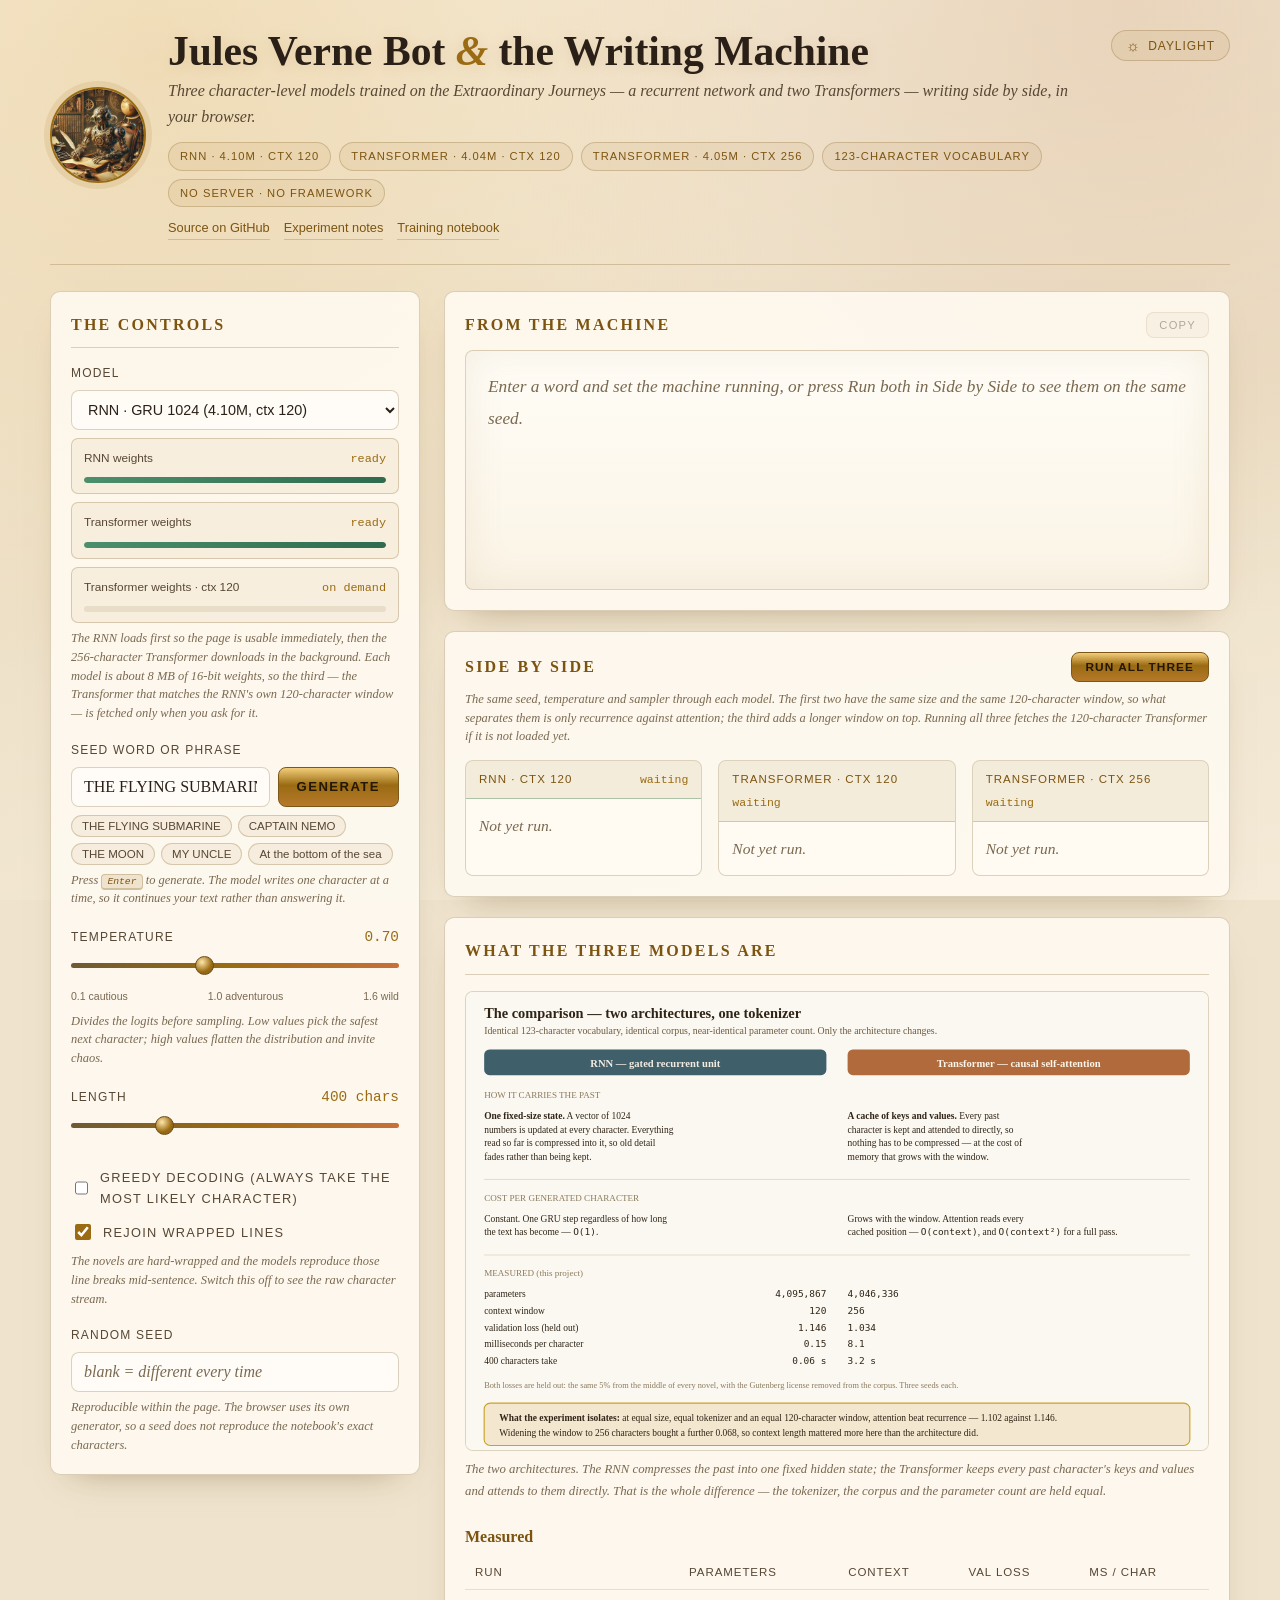
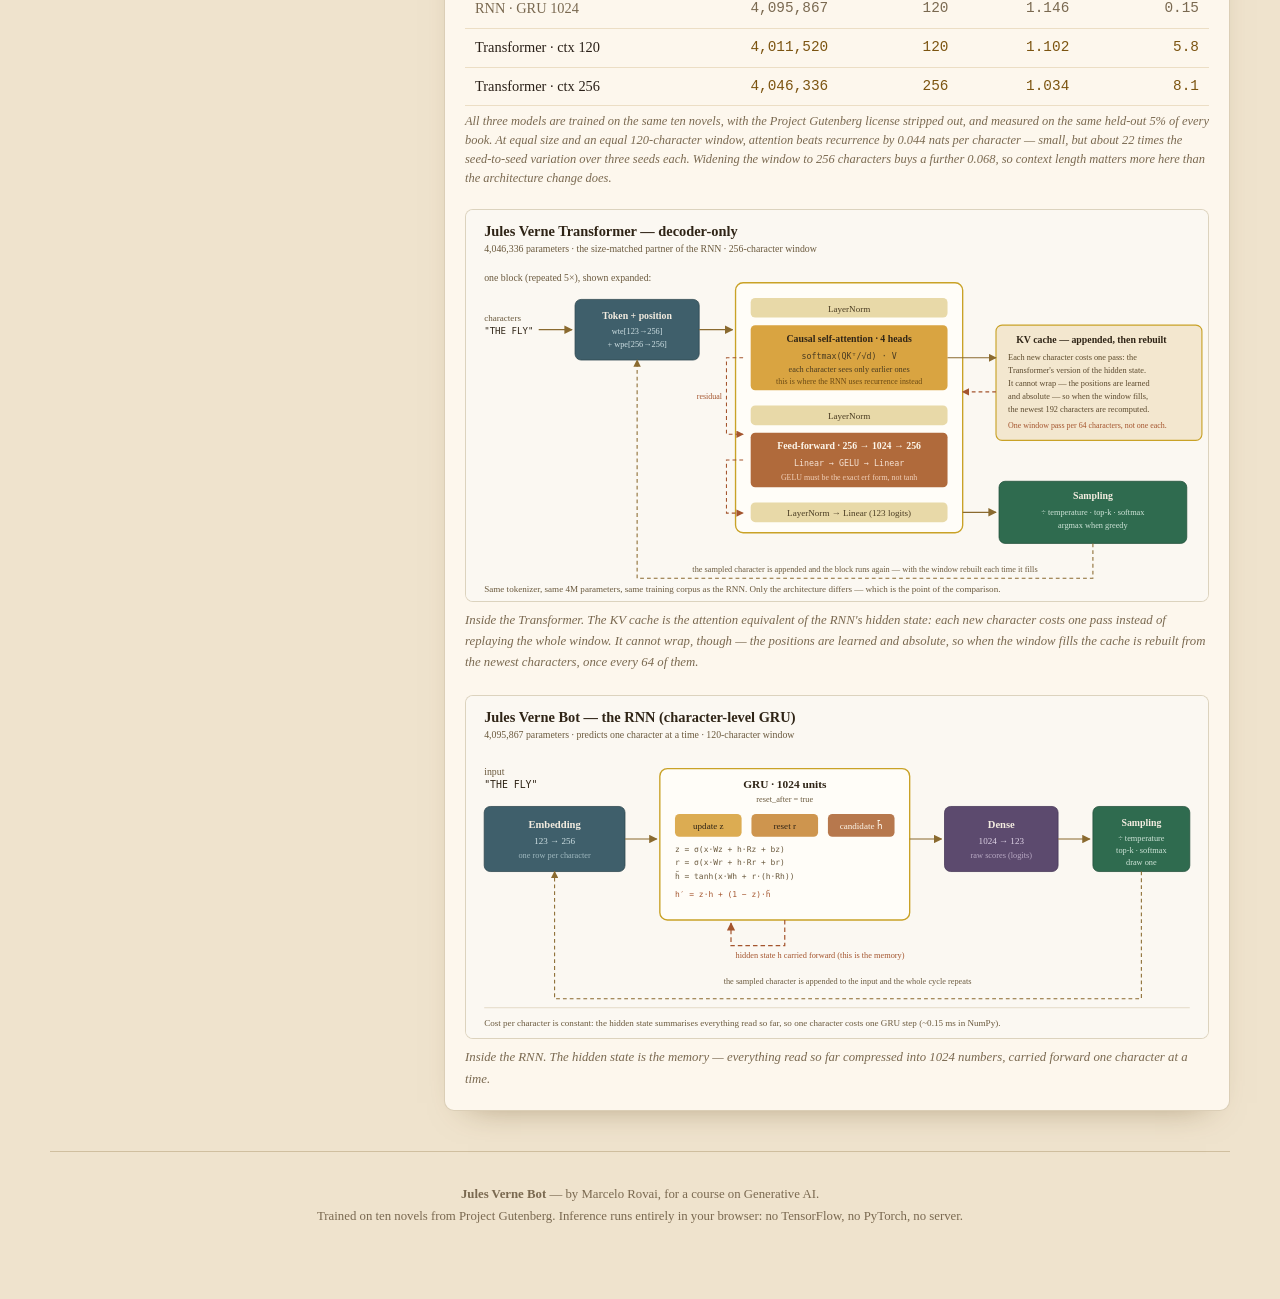
<file: docs/index.html>
<!DOCTYPE html>
<html lang="en">
<head>
<meta charset="utf-8">
<meta name="viewport" content="width=device-width, initial-scale=1">
<title>Jules Verne Bot — RNN vs Transformer, running in your browser</title>
<meta name="description" content="Generate Jules Verne-style prose with a character-level GRU and two size-matched Transformers, all running entirely in the browser. Compare them on the same seed and temperature.">
<link rel="icon" href="assets/img/favicon-64.png">
<link rel="stylesheet" href="assets/demo/styles.css?v=3">
<script>
  /* Set the theme before the first paint: reading it later would show a flash of
     the wrong one. Falls back to the operating system's setting. */
  (function () {
    try {
      var saved = localStorage.getItem('verne-theme');
      if (saved === 'light' || saved === 'dark') {
        document.documentElement.dataset.theme = saved;
        return;
      }
    } catch (e) { /* private mode: fall through to the OS setting */ }
    document.documentElement.dataset.theme =
      window.matchMedia('(prefers-color-scheme: light)').matches ? 'light' : 'dark';
  })();
</script>
</head>
<body>
<div class="wrap">

  <header class="masthead">
    <img class="avatar" src="assets/img/jules_verne_robot.jpg" alt="Engraving of Jules Verne as a robot">
    <div class="titles">
      <h1>Jules Verne Bot <span class="amp">&amp;</span> the Writing Machine</h1>
      <p class="tagline">Three character-level models trained on the Extraordinary Journeys —
        a recurrent network and two Transformers — writing side by side, in your browser.</p>
      <div class="badges">
        <span class="badge" id="badge-rnn">RNN · 4.10M · ctx 120</span>
        <span class="badge" id="badge-tx120">Transformer · 4.04M · ctx 120</span>
        <span class="badge" id="badge-tx">Transformer · 4.05M · ctx 256</span>
        <span class="badge">123-character vocabulary</span>
        <span class="badge">no server · no framework</span>
      </div>
      <div class="links">
        <a href="https://github.com/Mjrovai/Jules_Verne">Source on GitHub</a>
        <a href="https://github.com/Mjrovai/Jules_Verne/blob/main/EXPERIMENT.md">Experiment notes</a>
        <a href="https://github.com/Mjrovai/Jules_Verne/blob/main/Train_JulesVerne_Transformer.ipynb">Training notebook</a>
      </div>
    </div>
    <button type="button" class="theme-toggle" id="theme" aria-pressed="false"
            title="Switch between the lamplit and the daylight reading room">
      <span class="theme-icon" aria-hidden="true">☾</span>
      <span class="theme-text">Lamplight</span>
    </button>
  </header>

  <div id="error-slot"></div>

  <div class="layout">

    <!-- ========================= controls ========================= -->
    <div>
      <section class="panel docked">
        <h2>The Controls</h2>

        <div class="field">
          <label for="model">Model</label>
          <select id="model" disabled>
            <option>loading the RNN…</option>
          </select>

          <div class="loader" id="loader-rnn">
            <div class="row"><span id="rnn-label">RNN weights</span><span class="pct" id="rnn-pct">0%</span></div>
            <div class="bar"><i id="rnn-bar"></i></div>
          </div>

          <div class="loader" id="loader-tx">
            <div class="row"><span id="tx-label">Transformer weights · ctx 256</span><span class="pct" id="tx-pct">waiting</span></div>
            <div class="bar"><i id="tx-bar"></i></div>
          </div>

          <div class="loader" id="loader-tx120">
            <div class="row"><span id="tx120-label">Transformer weights · ctx 120</span><span class="pct" id="tx120-pct">on demand</span></div>
            <div class="bar"><i id="tx120-bar"></i></div>
          </div>
          <p class="hint">The RNN loads first so the page is usable immediately, then the
            256-character Transformer downloads in the background. Each model is about
            8&nbsp;MB of 16-bit weights, so the third — the Transformer that matches the
            RNN's own 120-character window — is fetched only when you ask for it.</p>
        </div>

        <div class="field">
          <label for="seed">Seed word or phrase</label>
          <div class="seed-row">
            <input type="text" id="seed" value="THE FLYING SUBMARINE" maxlength="400"
                   placeholder="e.g. Captain Nemo" enterkeyhint="go">
            <button type="button" class="btn btn-primary" id="generate">Generate</button>
          </div>
          <div class="chips" id="chips"></div>
          <p class="hint">Press <kbd>Enter</kbd> to generate. The model writes one
            character at a time, so it continues your text rather than answering it.</p>
        </div>

        <div class="field">
          <div class="label-row">
            <label for="temperature">Temperature</label>
            <span class="readout" id="temperature-readout">0.70</span>
          </div>
          <input type="range" id="temperature" min="0.1" max="1.6" step="0.05" value="0.7">
          <div class="scale"><span>0.1 cautious</span><span>1.0 adventurous</span><span>1.6 wild</span></div>
          <p class="hint">Divides the logits before sampling. Low values pick the safest
            next character; high values flatten the distribution and invite chaos.</p>
        </div>

        <div class="field">
          <div class="label-row">
            <label for="length">Length</label>
            <span class="readout"><span id="length-readout">400</span> chars</span>
          </div>
          <input type="range" id="length" min="100" max="1200" step="50" value="400">
        </div>

        <div class="field">
          <label class="check">
            <input type="checkbox" id="greedy">
            <span>Greedy decoding (always take the most likely character)</span>
          </label>
          <label class="check">
            <input type="checkbox" id="reflow" checked>
            <span>Rejoin wrapped lines</span>
          </label>
          <p class="hint">The novels are hard-wrapped and the models reproduce those line
            breaks mid-sentence. Switch this off to see the raw character stream.</p>
        </div>

        <div class="field" style="margin-bottom:0">
          <label for="seed-value">Random seed</label>
          <input type="number" id="seed-value" placeholder="blank = different every time">
          <p class="hint">Reproducible within the page. The browser uses its own
            generator, so a seed does not reproduce the notebook's exact characters.</p>
        </div>
      </section>

    </div>

    <!-- ========================== output ========================== -->
    <div>
      <section class="panel">
        <div class="output-head">
          <h2>From the Machine</h2>
          <div style="display:flex; gap:9px; align-items:center">
            <span class="stats" id="stats"></span>
            <button type="button" class="btn btn-sm" id="copy" disabled>Copy</button>
          </div>
        </div>
        <div class="story" id="story" aria-live="polite">
          <span class="placeholder">Loading the RNN weights…</span>
        </div>
      </section>

      <section class="panel">
        <div class="output-head">
          <h2>Side by Side</h2>
          <div style="display:flex; gap:9px; align-items:center">
            <span class="stats" id="compare-stats"></span>
            <button type="button" class="btn btn-primary" id="compare" disabled>Run all three</button>
          </div>
        </div>
        <p class="hint" style="margin-top:-4px">The same seed, temperature and sampler
          through each model. The first two have the same size <em>and</em> the same
          120-character window, so what separates them is only recurrence against
          attention; the third adds a longer window on top. Running all three fetches the
          120-character Transformer if it is not loaded yet.</p>
        <div class="compare" id="compare-grid">
          <div class="card pending rnn">
            <header><span>RNN · ctx 120</span><span class="meta">waiting</span></header>
            <div class="body"><span class="placeholder">Not yet run.</span></div>
          </div>
          <div class="card pending">
            <header><span>Transformer · ctx 120</span><span class="meta">waiting</span></header>
            <div class="body"><span class="placeholder">Not yet run.</span></div>
          </div>
          <div class="card pending">
            <header><span>Transformer · ctx 256</span><span class="meta">waiting</span></header>
            <div class="body"><span class="placeholder">Not yet run.</span></div>
          </div>
        </div>
      </section>

      <section class="panel">
        <h2>What the Three Models Are</h2>

        <figure>
          <img src="assets/img/rnn-vs-transformer.svg"
               alt="Diagram comparing the RNN and the Transformer: how each carries the past, their cost per character, and the measured numbers">
          <figcaption>The two architectures. The RNN compresses the past into one fixed
            hidden state; the Transformer keeps every past character's keys and values
            and attends to them directly. That is the whole difference — the tokenizer,
            the corpus and the parameter count are held equal.</figcaption>
        </figure>

        <h3 style="margin-top:22px">Measured</h3>
        <table class="measure">
          <thead>
            <tr><th>Run</th><th>Parameters</th><th>Context</th><th>Val loss</th><th>ms / char</th></tr>
          </thead>
          <tbody>
            <tr class="baseline"><td>RNN · GRU 1024</td><td class="num">4,095,867</td><td class="num">120</td><td class="num">1.146</td><td class="num">0.15</td></tr>
            <tr><td>Transformer · ctx 120</td><td class="num">4,011,520</td><td class="num">120</td><td class="num">1.102</td><td class="num">5.8</td></tr>
            <tr><td>Transformer · ctx 256</td><td class="num">4,046,336</td><td class="num">256</td><td class="num">1.034</td><td class="num">8.1</td></tr>
          </tbody>
        </table>
        <p class="hint">All three models are trained on the same ten novels, with the
          Project Gutenberg license stripped out, and measured on the same held-out 5% of
          every book. At equal size and an equal 120-character window, attention beats
          recurrence by 0.044 nats per character — small, but about 22 times the
          seed-to-seed variation over three seeds each. Widening the window to 256
          characters buys a further 0.068, so context length matters more here than the
          architecture change does.</p>

        <figure style="margin-top:22px">
          <img src="assets/img/transformer-architecture.svg"
               alt="The Transformer block expanded: layer norm, causal self-attention, residual, layer norm, feed-forward, and the ring-buffer KV cache">
          <figcaption>Inside the Transformer. The KV cache is the attention equivalent of
            the RNN's hidden state: each new character costs one pass instead of replaying
            the whole window. It cannot wrap, though — the positions are learned and
            absolute, so when the window fills the cache is rebuilt from the newest
            characters, once every 64 of them.</figcaption>
        </figure>

        <figure style="margin-top:22px">
          <img src="assets/img/rnn-architecture.svg"
               alt="The RNN: embedding, a 1024-unit GRU with its three gates, a dense layer and sampling">
          <figcaption>Inside the RNN. The hidden state is the memory — everything read so
            far compressed into 1024 numbers, carried forward one character at a time.</figcaption>
        </figure>
      </section>
    </div>
  </div>

  <footer class="colophon">
    <p><strong>Jules Verne Bot</strong> — by Marcelo Rovai, for a course on Generative AI.<br>
      Trained on ten novels from Project Gutenberg. Inference runs entirely in your
      browser: no TensorFlow, no PyTorch, no server.</p>
  </footer>
</div>

<!-- The ?v= on the CSS and the modules is a cache buster: Pages serves these
     with a long cache lifetime, so a returning visitor would otherwise keep
     running the previous version. Bump it (here and in the imports inside
     app.js and js/*.js) whenever the demo code changes. -->
<script type="module" src="assets/demo/app.js?v=3"></script>
</body>
</html>
</file>
<file: docs/assets/demo/styles.css>
/* ==========================================================================
   Jules Verne Bot — static demo page.
   Deliberately dependency-free: no web fonts, no framework, no CDN. The page
   has to work from a GitHub Pages subpath and offline once loaded.
   ========================================================================== */

/* Two themes, one set of tokens. Everything below paints with these, so the
   light theme is the block of overrides at the end of this file rather than a
   second stylesheet. The theme is set on <html data-theme> before the first
   paint, by the inline script in index.html. */

:root {
  --ink:         #f3e7cf;
  --ink-dim:     #b9a781;
  --ink-faint:   #8b7c5e;
  --brass:       #d9a441;
  --brass-light: #e8c574;
  --brass-pale:  #f2cd7a;
  --copper:      #b06a3b;
  --panel:       rgba(28, 22, 16, 0.82);
  --edge:        rgba(217, 164, 65, 0.28);
  --field:       rgba(12, 9, 6, 0.55);
  --deep:        #100c08;

  /* Surfaces and washes, named by what they do rather than by their colour,
     so the light theme can redefine them without touching any rule. */
  --page-wash-1: rgba(217, 164, 65, 0.13);
  --page-wash-2: rgba(176, 106, 59, 0.16);
  --page-grad:   linear-gradient(170deg, #17110a 0%, #0d0a07 55%, #120d08 100%);
  --tint-soft:   rgba(217, 164, 65, 0.06);
  --tint:        rgba(217, 164, 65, 0.09);
  --tint-strong: rgba(217, 164, 65, 0.12);
  --rule:        rgba(217, 164, 65, 0.14);
  --halo:        rgba(217, 164, 65, 0.10);
  --well:        linear-gradient(rgba(10, 8, 5, 0.72), rgba(10, 8, 5, 0.9));
  --well-shadow: inset 0 0 60px rgba(0, 0, 0, 0.6);
  --card-bg:     rgba(10, 8, 5, 0.5);
  --sunken:      rgba(0, 0, 0, 0.25);
  --track:       rgba(255, 255, 255, 0.05);
  --bar-track:   rgba(255, 255, 255, 0.08);
  --thumb:       rgba(217, 164, 65, 0.45);
  --thumb-hover: rgba(217, 164, 65, 0.70);
  --panel-shadow: 0 18px 40px -20px rgba(0, 0, 0, 0.85);
  --glow:        rgba(217, 164, 65, 0.22);
  --focus-ring:  rgba(217, 164, 65, 0.16);
  --diagram-bg:  #fbf8f2;
  --rnn-edge:    rgba(120, 180, 140, 0.35);
  --alert-edge:  rgba(214, 96, 68, 0.5);
  --alert-bg:    rgba(150, 46, 30, 0.22);
  --alert-ink:   #ffd9cd;
  --ok-bar:      linear-gradient(90deg, #2f6b4f, #6fbf94);

  --display: "Palatino Linotype", "Book Antiqua", Palatino, "Iowan Old Style", Georgia, serif;
  --body:    Georgia, "Times New Roman", serif;
  --ui:      "Avenir Next", Avenir, "Segoe UI", "Helvetica Neue", Helvetica, sans-serif;
  --mono:    "SF Mono", Menlo, Consolas, "Courier New", monospace;
}

* { box-sizing: border-box; }

body {
  margin: 0;
  padding: 0 18px 60px;
  font-family: var(--body);
  color: var(--ink);
  line-height: 1.65;
  background-color: var(--deep);
  background-image:
    radial-gradient(circle at 12% 6%,  var(--page-wash-1), transparent 46%),
    radial-gradient(circle at 88% 0%,  var(--page-wash-2), transparent 44%),
    var(--page-grad);
  background-attachment: fixed;
  -webkit-font-smoothing: antialiased;
}

.wrap { max-width: 1180px; margin: 0 auto; }

/* ------------------------------------------------------------------ header */

.masthead {
  display: flex; align-items: center; gap: 22px; flex-wrap: wrap;
  padding: 30px 0 24px; border-bottom: 1px solid var(--edge); margin-bottom: 26px;
}
.masthead img.avatar {
  width: 96px; height: 96px; border-radius: 50%; object-fit: cover; flex: none;
  border: 2px solid var(--brass);
  box-shadow: 0 0 0 6px var(--halo);
}
.masthead .titles { flex: 1 1 320px; }
.theme-toggle {
  flex: none; align-self: flex-start; display: inline-flex; align-items: center; gap: 7px;
  font-family: var(--ui); font-size: 0.75rem; letter-spacing: 0.08em; text-transform: uppercase;
  color: var(--brass-light); background: var(--tint-soft);
  border: 1px solid var(--edge); border-radius: 999px; padding: 7px 14px; cursor: pointer;
}
.theme-toggle:hover { color: var(--brass-pale); border-color: var(--brass); }
.theme-toggle:focus-visible { outline: 2px solid var(--brass); outline-offset: 3px; }
.theme-icon { font-size: 0.95rem; line-height: 1; }
@media (max-width: 560px) { .theme-toggle { align-self: stretch; justify-content: center; } }
h1 {
  font-family: var(--display); font-size: clamp(1.7rem, 4vw, 2.6rem);
  margin: 0 0 4px; line-height: 1.05;
  text-shadow: 0 2px 14px var(--glow);
}
h1 .amp { color: var(--brass); font-style: italic; }
.tagline { margin: 0; color: var(--ink-dim); font-style: italic; font-size: 1rem; }
.links { margin-top: 10px; display: flex; gap: 14px; flex-wrap: wrap; font-family: var(--ui); font-size: 0.8rem; }
.links a { color: var(--brass-light); text-decoration: none; border-bottom: 1px solid var(--edge); }
.links a:hover { color: var(--brass-pale); }

.badges { display: flex; gap: 8px; flex-wrap: wrap; margin-top: 12px; }
.badge {
  font-family: var(--ui); font-size: 0.7rem; letter-spacing: 0.09em;
  text-transform: uppercase; color: var(--brass-light);
  border: 1px solid var(--edge); background: var(--tint-soft);
  border-radius: 999px; padding: 4px 11px; white-space: nowrap;
}

/* ------------------------------------------------------------------ layout */

.layout { display: grid; grid-template-columns: minmax(300px, 370px) minmax(0, 1fr); gap: 24px; align-items: start; }
@media (max-width: 920px) { .layout { grid-template-columns: 1fr; } }

.panel {
  background: var(--panel); border: 1px solid var(--edge); border-radius: 10px;
  padding: 20px; box-shadow: var(--panel-shadow);
}
.panel + .panel { margin-top: 20px; }
.panel.docked { position: sticky; top: 16px; }

h2 {
  font-family: var(--display); font-size: 1rem; text-transform: uppercase;
  letter-spacing: 0.14em; color: var(--brass-light);
  margin: 0 0 16px; padding-bottom: 9px; border-bottom: 1px solid var(--edge);
}
h3 { font-family: var(--display); font-size: 1rem; color: var(--brass-light); margin: 0 0 6px; }

/* ---------------------------------------------------------------- controls */

.field { margin-bottom: 18px; }
label, .field-label {
  display: block; font-family: var(--ui); font-size: 0.75rem;
  letter-spacing: 0.1em; text-transform: uppercase; color: var(--ink-dim); margin-bottom: 6px;
}
.label-row { display: flex; justify-content: space-between; align-items: baseline; gap: 10px; }
.readout { font-family: var(--mono); font-size: 0.9rem; color: var(--brass); text-transform: none; letter-spacing: 0; }

input[type="text"], input[type="number"], select {
  width: 100%; font-family: var(--body); font-size: 1rem; color: var(--ink);
  background: var(--field); border: 1px solid var(--edge); border-radius: 8px;
  padding: 10px 12px;
}
input:focus, select:focus { outline: none; border-color: var(--brass); box-shadow: 0 0 0 3px var(--focus-ring); }
input::placeholder { color: var(--ink-faint); font-style: italic; }
select { font-family: var(--ui); font-size: 0.9rem; cursor: pointer; }
select:disabled { opacity: 0.6; cursor: progress; }

input[type="range"] { -webkit-appearance: none; appearance: none; width: 100%; height: 24px; background: transparent; cursor: pointer; margin: 0; }
input[type="range"]::-webkit-slider-runnable-track { height: 5px; border-radius: 999px; background: linear-gradient(90deg, #6f5a33, var(--brass), #c8703a); }
input[type="range"]::-webkit-slider-thumb {
  -webkit-appearance: none; width: 19px; height: 19px; margin-top: -7px; border-radius: 50%;
  background: radial-gradient(circle at 35% 30%, #ffe6ab, var(--brass) 60%, #8a5b1c);
  border: 1px solid #6b4a15;
}
input[type="range"]::-moz-range-track { height: 5px; border-radius: 999px; background: linear-gradient(90deg, #6f5a33, var(--brass), #c8703a); }
input[type="range"]::-moz-range-thumb { width: 17px; height: 17px; border-radius: 50%; background: radial-gradient(circle at 35% 30%, #ffe6ab, var(--brass) 60%, #8a5b1c); border: 1px solid #6b4a15; }

.scale { display: flex; justify-content: space-between; font-family: var(--ui); font-size: 0.66rem; color: var(--ink-faint); margin-top: 2px; }
.hint { font-size: 0.78rem; color: var(--ink-faint); font-style: italic; margin: 6px 0 0; line-height: 1.5; }

.seed-row { display: flex; gap: 8px; align-items: stretch; }
.seed-row input[type="text"] { flex: 1 1 auto; min-width: 0; }
.seed-row .btn-primary { width: auto; flex: 0 0 auto; white-space: nowrap; padding: 10px 18px; }
@media (max-width: 420px) { .seed-row { flex-wrap: wrap; } .seed-row .btn-primary { width: 100%; } }

.check { display: flex; align-items: center; gap: 9px; font-family: var(--ui); font-size: 0.8rem; color: var(--ink-dim); cursor: pointer; padding: 3px 0; }
.check input { accent-color: var(--brass); width: 16px; height: 16px; cursor: pointer; }

.chips { display: flex; flex-wrap: wrap; gap: 6px; margin-top: 8px; }
.chip {
  font-family: var(--ui); font-size: 0.72rem; color: var(--ink-dim);
  background: var(--tint-soft); border: 1px solid var(--edge);
  border-radius: 999px; padding: 4px 10px; cursor: pointer;
}
.chip:hover { color: var(--deep); background: var(--brass); border-color: var(--brass); }

/* ---------------------------------------------------------------- progress */

.loader {
  margin-top: 8px; border: 1px solid var(--edge); border-radius: 7px;
  padding: 10px 12px; background: var(--sunken);
}
.loader .row { display: flex; justify-content: space-between; align-items: baseline; gap: 10px; font-family: var(--ui); font-size: 0.74rem; color: var(--ink-dim); }
.loader .pct { font-family: var(--mono); color: var(--brass); }
.bar { height: 6px; margin-top: 8px; border-radius: 999px; background: var(--bar-track); overflow: hidden; }
.bar > i { display: block; height: 100%; width: 0%; border-radius: 999px; background: linear-gradient(90deg, #8a5b1c, var(--brass), var(--brass-pale)); transition: width 0.18s linear; }
.loader.ready .bar > i { background: var(--ok-bar); }
.loader.failed { border-color: var(--alert-edge); }
.loader.failed .pct { color: #ffb9a6; }

/* ----------------------------------------------------------------- buttons */

.btn {
  font-family: var(--ui); font-size: 0.82rem; letter-spacing: 0.11em; text-transform: uppercase;
  border-radius: 8px; padding: 12px 16px; cursor: pointer;
  border: 1px solid var(--edge); background: var(--tint-soft); color: var(--ink-dim);
  transition: background 0.18s, color 0.18s, border-color 0.18s;
}
.btn:hover:not(:disabled) { color: var(--brass-light); border-color: var(--brass); }
.btn:disabled { opacity: 0.45; cursor: not-allowed; }
.btn-primary {
  width: 100%; font-weight: 600; color: #241703; border: 1px solid #7d5717;
  background: linear-gradient(180deg, #f2cd7a 0%, var(--brass) 45%, #b5792a 100%);
}
.btn-primary:hover:not(:disabled) { color: #1b1002; background: linear-gradient(180deg, #ffe09a, #e3b356 45%, #c08432); }
.btn-sm { padding: 6px 12px; font-size: 0.7rem; }

/* A primary button sitting in a panel header, next to the stats and Copy. It
   must not inherit .btn-primary's full width, which is meant for the controls
   column. */
.output-head .btn-primary {
  width: auto;
  padding: 7px 14px;
  font-size: 0.74rem;
  letter-spacing: 0.09em;
}

/* ------------------------------------------------------------------ output */

.output-head { display: flex; justify-content: space-between; align-items: center; gap: 12px; flex-wrap: wrap; margin-bottom: 12px; }
.output-head h2 { margin: 0; border: none; padding: 0; }
.stats { font-family: var(--mono); font-size: 0.72rem; color: var(--ink-faint); }

.story {
  font-family: var(--body); font-size: 1.08rem; line-height: 1.85; white-space: pre-wrap;
  overflow-wrap: anywhere; min-height: 240px; max-height: 60vh;
  overflow-y: auto; overscroll-behavior: contain;
  padding: 20px 22px; border-radius: 8px; border: 1px solid var(--edge);
  background: var(--well);
  box-shadow: var(--well-shadow);
  /* The generated text regularly runs past the panel, and macOS hides overlay
     scrollbars until you already know to scroll. Pin a slimmer brass one so it
     is obvious there is more to read. */
  scrollbar-width: thin;
  scrollbar-color: var(--thumb) var(--track);
}

.story::-webkit-scrollbar { width: 10px; }
.story::-webkit-scrollbar-track { background: var(--track); border-radius: 0 8px 8px 0; }
.story::-webkit-scrollbar-thumb {
  background: var(--thumb);
  border-radius: 999px;
  border: 2px solid transparent;
  background-clip: content-box;
}
.story::-webkit-scrollbar-thumb:hover { background: var(--thumb-hover); background-clip: content-box; }

/* Keyboard scrolling needs a focusable, focus-visible target. */
.story:focus-visible { outline: 2px solid var(--brass); outline-offset: 3px; }
.story .seed { color: var(--brass-pale); font-weight: 600; }
.story .caret { display: inline-block; width: 0.55em; background: var(--brass); color: transparent; animation: blink 1s steps(1) infinite; }
@keyframes blink { 0%,49% { opacity: 1; } 50%,100% { opacity: 0; } }
.placeholder { color: var(--ink-faint); font-style: italic; }

/* -------------------------------------------------------------- comparison */

.compare { display: grid; grid-template-columns: repeat(3, minmax(0, 1fr)); gap: 16px; margin-top: 14px; }
@media (max-width: 1100px) { .compare { grid-template-columns: repeat(2, minmax(0, 1fr)); } }
@media (max-width: 780px) { .compare { grid-template-columns: 1fr; } }
/* Three columns are narrow, so let the model name wrap there rather than
   pushing the measurements out of the card. */
@media (min-width: 1101px) { .card header > span:first-child { white-space: normal; } }
.card { border: 1px solid var(--edge); border-radius: 8px; overflow: hidden; background: var(--card-bg); display: flex; flex-direction: column; }
.card header {
  display: flex; justify-content: space-between; align-items: baseline;
  gap: 4px 10px; flex-wrap: wrap;
  padding: 9px 13px; font-family: var(--ui); font-size: 0.72rem; letter-spacing: 0.09em;
  text-transform: uppercase; color: var(--brass-light);
  background: var(--tint); border-bottom: 1px solid var(--edge);
}
/* Keep the model name on one line; the measurements may wrap below it. */
.card header > span:first-child { white-space: nowrap; }
.card header .meta { font-family: var(--mono); color: var(--brass); letter-spacing: 0; text-transform: none; }
.card .body {
  font-size: 0.97rem; line-height: 1.75; white-space: pre-wrap; overflow-wrap: anywhere;
  padding: 13px; max-height: 320px; overflow-y: auto; flex: 1;
  overscroll-behavior: contain;
  scrollbar-width: thin;
  scrollbar-color: var(--thumb) var(--track);
}
.card .body::-webkit-scrollbar { width: 9px; }
.card .body::-webkit-scrollbar-track { background: var(--track); }
.card .body::-webkit-scrollbar-thumb { background: var(--thumb); border-radius: 999px; border: 2px solid transparent; background-clip: content-box; }
.card .body::-webkit-scrollbar-thumb:hover { background: var(--thumb-hover); background-clip: content-box; }
.card .body:focus-visible { outline: 2px solid var(--brass); outline-offset: -2px; }
.card .body .seed { color: var(--brass-pale); font-weight: 600; }
.card.pending .body { color: var(--ink-faint); font-style: italic; }
.card.rnn header { border-bottom-color: var(--rnn-edge); }

/* ---------------------------------------------------------------- diagram */

figure { margin: 0; }
figure img { width: 100%; height: auto; display: block; border: 1px solid var(--edge); border-radius: 8px; background: var(--diagram-bg); }
figcaption { font-size: 0.8rem; color: var(--ink-faint); font-style: italic; margin-top: 8px; }

table.measure { width: 100%; border-collapse: collapse; font-size: 0.9rem; }
table.measure th, table.measure td { text-align: left; padding: 7px 10px; border-bottom: 1px solid var(--rule); }
table.measure th { font-family: var(--ui); font-size: 0.72rem; letter-spacing: 0.08em; text-transform: uppercase; color: var(--ink-dim); font-weight: normal; }
table.measure td.num { font-family: var(--mono); color: var(--brass-light); text-align: right; }
table.measure tr.baseline td { color: var(--ink-faint); }

.alert { border: 1px solid var(--alert-edge); background: var(--alert-bg); color: var(--alert-ink); border-radius: 8px; padding: 11px 14px; font-size: 0.88rem; margin-bottom: 14px; }

footer.colophon { margin-top: 40px; padding-top: 20px; border-top: 1px solid var(--edge); text-align: center; font-size: 0.8rem; color: var(--ink-faint); }
footer.colophon a { color: var(--ink-dim); }

kbd { font-family: var(--mono); font-size: 0.78em; color: var(--brass-light); background: var(--tint-strong); border: 1px solid var(--edge); border-bottom-width: 2px; border-radius: 4px; padding: 1px 5px; }
.visually-hidden { position: absolute; width: 1px; height: 1px; overflow: hidden; clip: rect(0 0 0 0); }

/* ------------------------------------------------------------ light theme */

/* The daylight reading room: same brass and ink, inverted. Only the tokens
   change — no rule above knows which theme is on. The brass is darkened here
   because the lamplit tones do not carry enough contrast on parchment. */

:root[data-theme="light"] {
  --ink:         #2a2018;
  --ink-dim:     #574734;
  --ink-faint:   #7a6950;
  --brass:       #9a6b12;
  --brass-light: #7c5410;
  --brass-pale:  #64430b;
  --copper:      #8d4f24;
  --panel:       rgba(255, 251, 243, 0.86);
  --edge:        rgba(122, 88, 28, 0.26);
  --field:       rgba(255, 253, 248, 0.9);
  --deep:        #efe3cd;

  --page-wash-1: rgba(217, 164, 65, 0.22);
  --page-wash-2: rgba(176, 106, 59, 0.16);
  --page-grad:   linear-gradient(170deg, #f7edda 0%, #eee1c9 55%, #f4ead7 100%);
  --tint-soft:   rgba(154, 107, 18, 0.07);
  --tint:        rgba(154, 107, 18, 0.11);
  --tint-strong: rgba(154, 107, 18, 0.15);
  --rule:        rgba(154, 107, 18, 0.18);
  --halo:        rgba(154, 107, 18, 0.12);
  --well:        linear-gradient(#fffdf7, #fbf4e6);
  --well-shadow: inset 0 0 40px rgba(150, 110, 45, 0.10);
  --card-bg:     rgba(255, 252, 245, 0.75);
  --sunken:      rgba(154, 107, 18, 0.06);
  --track:       rgba(122, 88, 28, 0.08);
  --bar-track:   rgba(122, 88, 28, 0.12);
  --thumb:       rgba(154, 107, 18, 0.45);
  --thumb-hover: rgba(154, 107, 18, 0.70);
  --panel-shadow: 0 16px 34px -24px rgba(94, 66, 22, 0.55);
  --glow:        rgba(154, 107, 18, 0.14);
  --focus-ring:  rgba(154, 107, 18, 0.20);
  --rnn-edge:    rgba(60, 130, 95, 0.40);
  --alert-edge:  rgba(168, 58, 32, 0.45);
  --alert-bg:    rgba(214, 96, 68, 0.14);
  --alert-ink:   #7d2a13;
  --ok-bar:      linear-gradient(90deg, #4c8f6c, #2f6b4f);
}

/* The avatar and the diagrams are drawn light already; on parchment they only
   need a softer frame. */
:root[data-theme="light"] figure img { background: #fffdf7; }
</file>
